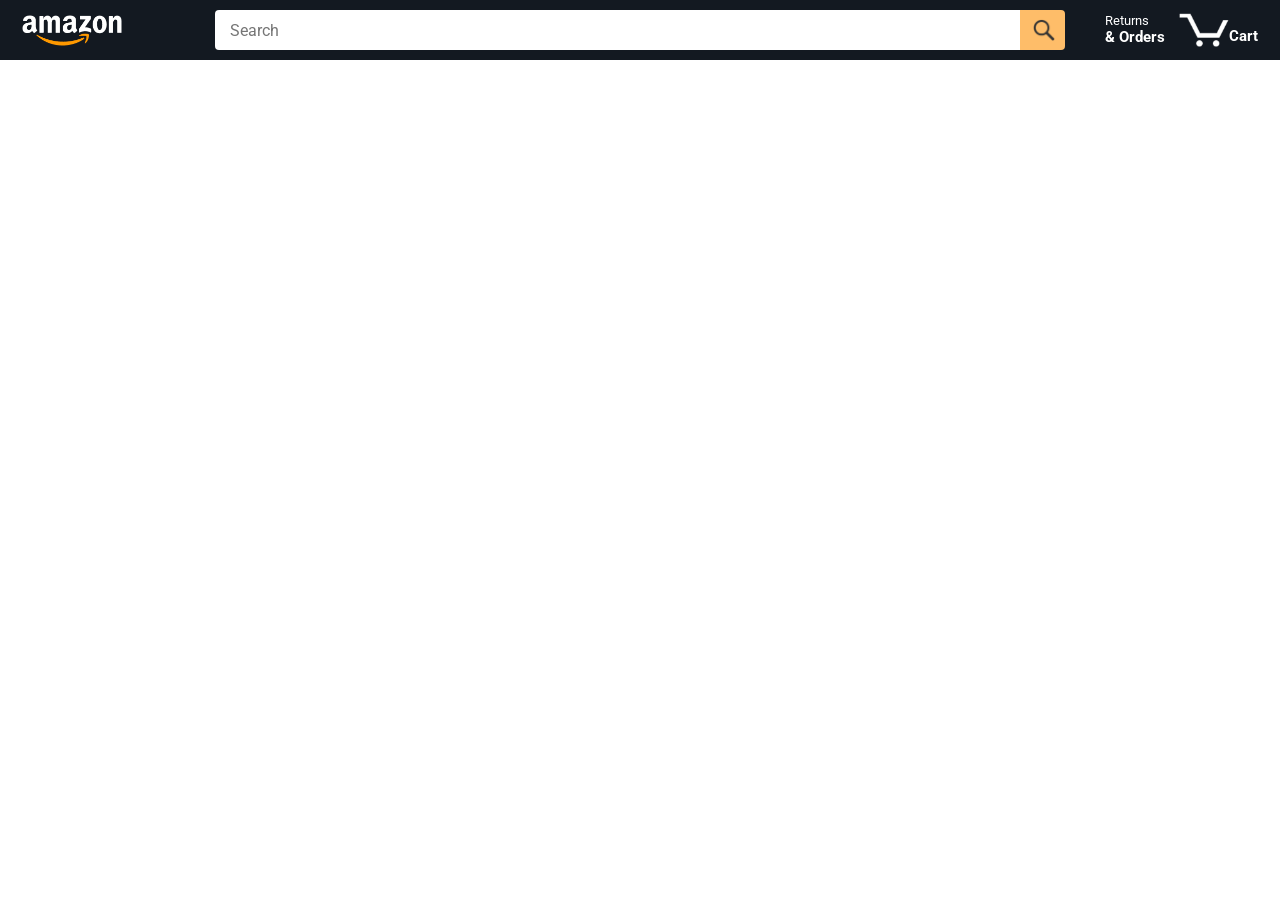
<file: index.html>
<!DOCTYPE html>
<html>

<head>
  <title>Amazon Clone - Portfolio Project</title>

  <!-- This code is needed for responsive design to work.
      (Responsive design = make the website look good on
      smaller screen sizes like a phone or a tablet). -->
  <meta name="viewport" content="width=device-width, initial-scale=1">

  <!-- Load a font called Roboto from Google Fonts. -->
  <link rel="preconnect" href="https://fonts.googleapis.com">
  <link rel="preconnect" href="https://fonts.gstatic.com" crossorigin>
  <link href="https://fonts.googleapis.com/css2?family=Roboto:wght@400;500;700&display=swap" rel="stylesheet">

  <!-- Here are the CSS files for this page. -->
  <link rel="stylesheet" href="styles/shared/general.css">
  <link rel="stylesheet" href="styles/shared/amazon-header.css">
  <link rel="stylesheet" href="styles/pages/amazon.css">
</head>

<body>
  <div class="amazon-header">
    <div class="amazon-header-left-section">
      <a href="index.html" class="header-link">
        <img class="amazon-logo" src="images/amazon-logo-white.png">
        <img class="amazon-mobile-logo" src="images/amazon-mobile-logo-white.png">
      </a>
    </div>

    <div class="amazon-header-middle-section">
      <input class="search-bar" type="text" placeholder="Search">

      <button class="search-button">
        <img class="search-icon" src="images/icons/search-icon.png">
      </button>
    </div>

    <div class="amazon-header-right-section">
      <a class="orders-link header-link" href="orders.html">
        <span class="returns-text">Returns</span>
        <span class="orders-text">& Orders</span>
      </a>

      <a class="cart-link header-link" href="checkout.html">
        <img class="cart-icon" src="images/icons/cart-icon.png">
        <div class="cart-quantity js-cart-quantity"></div>
        <div class="cart-text">Cart</div>
      </a>
    </div>
  </div>

  <div class="main">
    <div class="products-grid js-products-grid"></div>
  </div>

  <script type="module" src="scripts/amazon.js"></script>
</body>

</html>
</file>
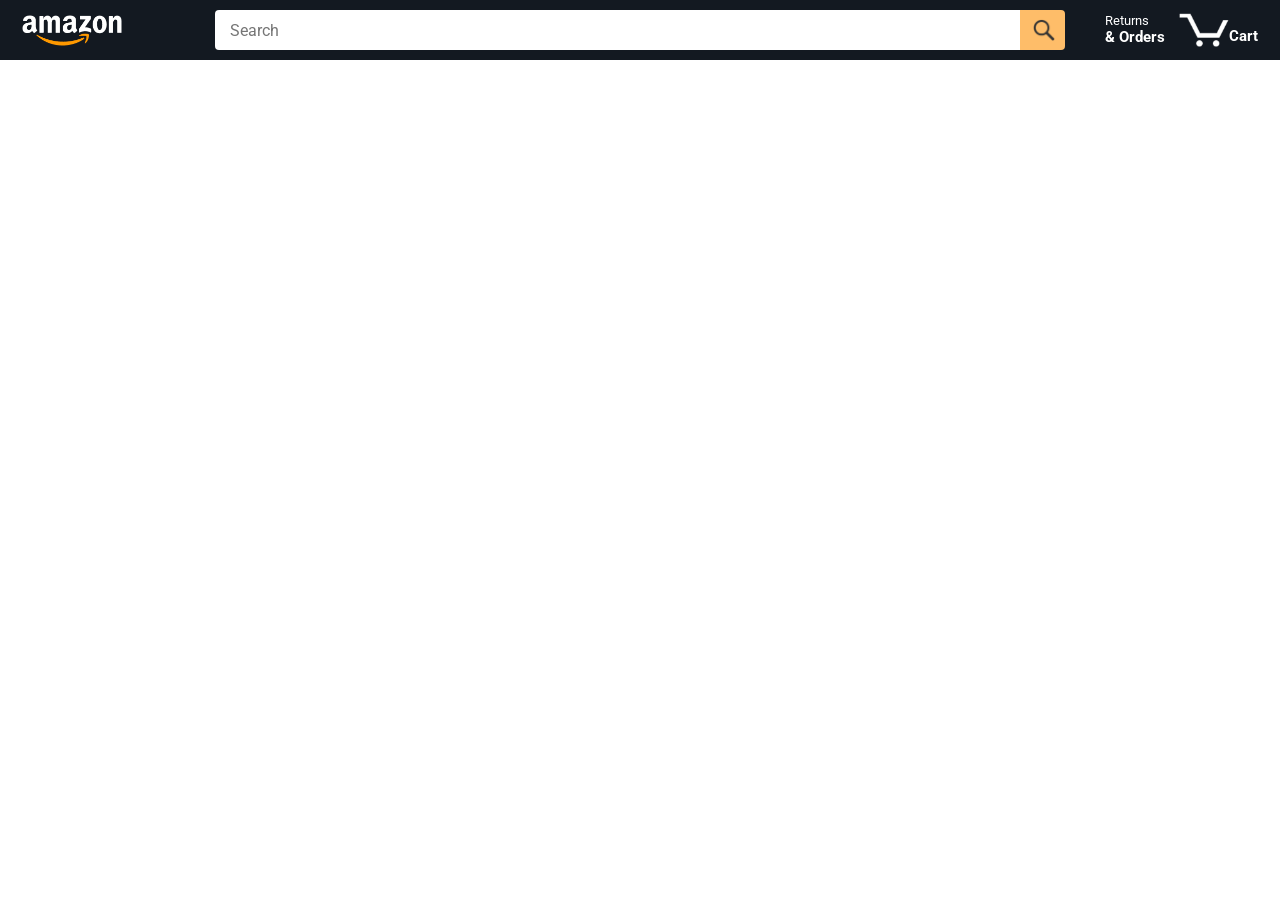
<file: amazon.html>
<!DOCTYPE html>
<html>

<head>
  <title>Amazon Project</title>

  <!-- This code is needed for responsive design to work.
      (Responsive design = make the website look good on
      smaller screen sizes like a phone or a tablet). -->
  <meta name="viewport" content="width=device-width, initial-scale=1">

  <!-- Load a font called Roboto from Google Fonts. -->
  <link rel="preconnect" href="https://fonts.googleapis.com">
  <link rel="preconnect" href="https://fonts.gstatic.com" crossorigin>
  <link href="https://fonts.googleapis.com/css2?family=Roboto:wght@400;500;700&display=swap" rel="stylesheet">

  <!-- Here are the CSS files for this page. -->
  <link rel="stylesheet" href="styles/shared/general.css">
  <link rel="stylesheet" href="styles/shared/amazon-header.css">
  <link rel="stylesheet" href="styles/pages/amazon.css">
</head>

<body>
  <div class="amazon-header">
    <div class="amazon-header-left-section">
      <a href="amazon.html" class="header-link">
        <img class="amazon-logo" src="images/amazon-logo-white.png">
        <img class="amazon-mobile-logo" src="images/amazon-mobile-logo-white.png">
      </a>
    </div>

    <div class="amazon-header-middle-section">
      <input class="search-bar" type="text" placeholder="Search">

      <button class="search-button">
        <img class="search-icon" src="images/icons/search-icon.png">
      </button>
    </div>

    <div class="amazon-header-right-section">
      <a class="orders-link header-link" href="orders.html">
        <span class="returns-text">Returns</span>
        <span class="orders-text">& Orders</span>
      </a>

      <a class="cart-link header-link" href="checkout.html">
        <img class="cart-icon" src="images/icons/cart-icon.png">
        <div class="cart-quantity js-cart-quantity"></div>
        <div class="cart-text">Cart</div>
      </a>
    </div>
  </div>

  <div class="main">
    <div class="products-grid js-products-grid"></div>
  </div>

  <script type="module" src="scripts/amazon.js"></script>
</body>

</html>
</file>
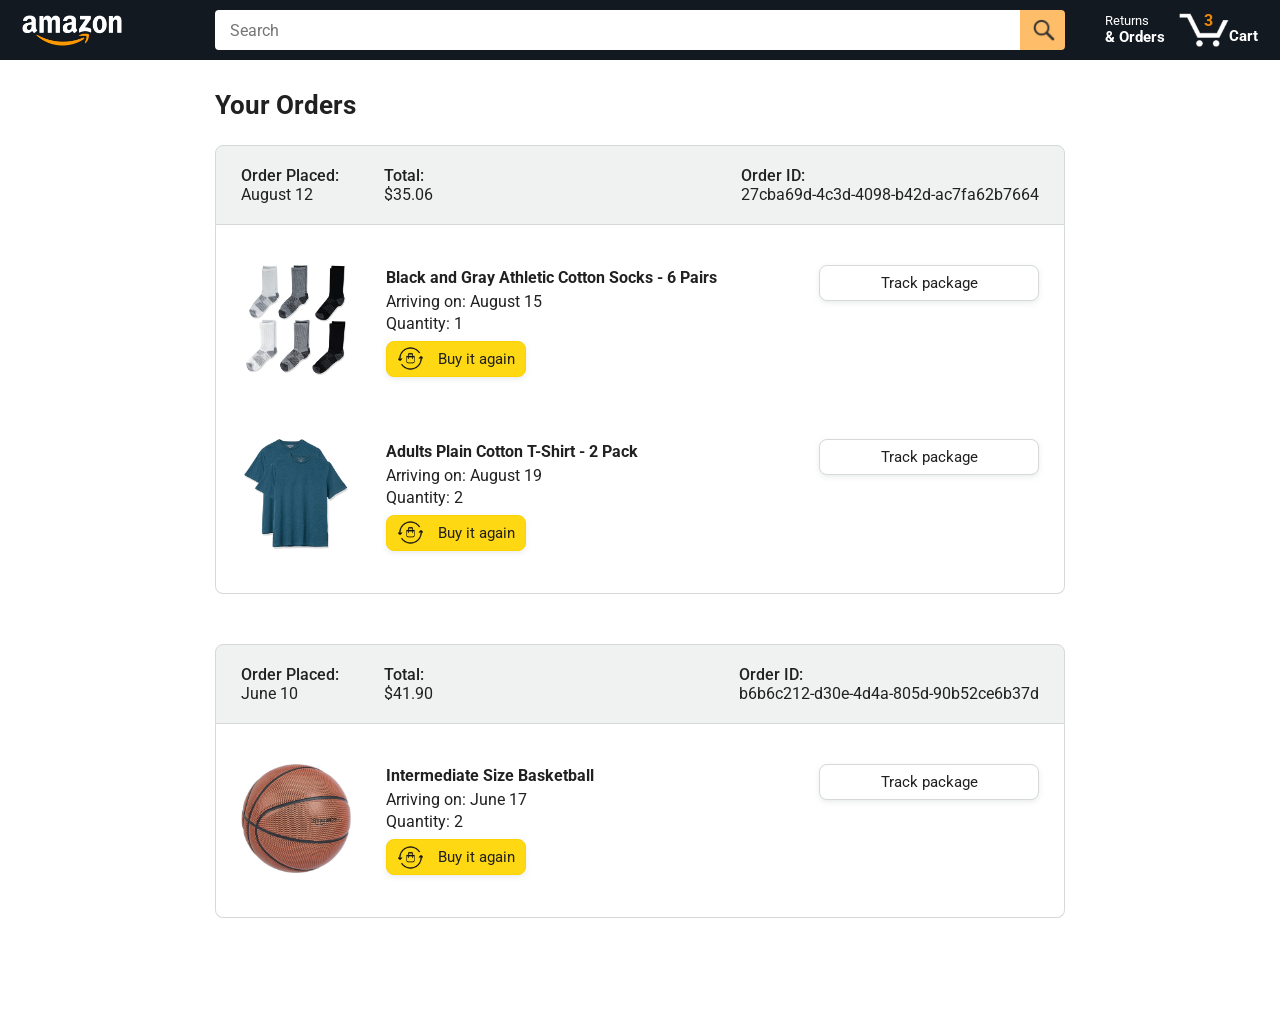
<file: orders.html>
<!DOCTYPE html>
<html>
  <head>
    <title>Orders</title>

    <!-- This code is needed for responsive design to work.
      (Responsive design = make the website look good on
      smaller screen sizes like a phone or a tablet). -->
    <meta name="viewport" content="width=device-width, initial-scale=1">

    <!-- Load a font called Roboto from Google Fonts. -->
    <link rel="preconnect" href="https://fonts.googleapis.com">
    <link rel="preconnect" href="https://fonts.gstatic.com" crossorigin>
    <link href="https://fonts.googleapis.com/css2?family=Roboto:wght@400;500;700&display=swap" rel="stylesheet">

    <!-- Here are the CSS files for this page. -->
    <link rel="stylesheet" href="styles/shared/general.css">
    <link rel="stylesheet" href="styles/shared/amazon-header.css">
    <link rel="stylesheet" href="styles/pages/orders.css">
  </head>
  <body>
    <div class="amazon-header">
      <div class="amazon-header-left-section">
        <a href="index.html" class="header-link">
          <img class="amazon-logo"
            src="images/amazon-logo-white.png">
          <img class="amazon-mobile-logo"
            src="images/amazon-mobile-logo-white.png">
        </a>
      </div>

      <div class="amazon-header-middle-section">
        <input class="search-bar" type="text" placeholder="Search">

        <button class="search-button">
          <img class="search-icon" src="images/icons/search-icon.png">
        </button>
      </div>

      <div class="amazon-header-right-section">
        <a class="orders-link header-link" href="orders.html">
          <span class="returns-text">Returns</span>
          <span class="orders-text">& Orders</span>
        </a>

        <a class="cart-link header-link" href="checkout.html">
          <img class="cart-icon" src="images/icons/cart-icon.png">
          <div class="cart-quantity">3</div>
          <div class="cart-text">Cart</div>
        </a>
      </div>
    </div>

    <div class="main">
      <div class="page-title">Your Orders</div>

      <div class="orders-grid">
        <div class="order-container">
          
          <div class="order-header">
            <div class="order-header-left-section">
              <div class="order-date">
                <div class="order-header-label">Order Placed:</div>
                <div>August 12</div>
              </div>
              <div class="order-total">
                <div class="order-header-label">Total:</div>
                <div>$35.06</div>
              </div>
            </div>

            <div class="order-header-right-section">
              <div class="order-header-label">Order ID:</div>
              <div>27cba69d-4c3d-4098-b42d-ac7fa62b7664</div>
            </div>
          </div>

          <div class="order-details-grid">
            <div class="product-image-container">
              <img src="images/products/athletic-cotton-socks-6-pairs.jpg">
            </div>

            <div class="product-details">
              <div class="product-name">
                Black and Gray Athletic Cotton Socks - 6 Pairs
              </div>
              <div class="product-delivery-date">
                Arriving on: August 15
              </div>
              <div class="product-quantity">
                Quantity: 1
              </div>
              <button class="buy-again-button button-primary">
                <img class="buy-again-icon" src="images/icons/buy-again.png">
                <span class="buy-again-message">Buy it again</span>
              </button>
            </div>

            <div class="product-actions">
              <a href="tracking.html?orderId=123&productId=456">
                <button class="track-package-button button-secondary">
                  Track package
                </button>
              </a>
            </div>

            <div class="product-image-container">
              <img src="images/products/adults-plain-cotton-tshirt-2-pack-teal.jpg">
            </div>

            <div class="product-details">
              <div class="product-name">
                Adults Plain Cotton T-Shirt - 2 Pack
              </div>
              <div class="product-delivery-date">
                Arriving on: August 19
              </div>
              <div class="product-quantity">
                Quantity: 2
              </div>
              <button class="buy-again-button button-primary">
                <img class="buy-again-icon" src="images/icons/buy-again.png">
                <span class="buy-again-message">Buy it again</span>
              </button>
            </div>

            <div class="product-actions">
              <a href="tracking.html">
                <button class="track-package-button button-secondary">
                  Track package
                </button>
              </a>
            </div>
          </div>
        </div>

        <div class="order-container">

          <div class="order-header">
            <div class="order-header-left-section">
              <div class="order-date">
                <div class="order-header-label">Order Placed:</div>
                <div>June 10</div>
              </div>
              <div class="order-total">
                <div class="order-header-label">Total:</div>
                <div>$41.90</div>
              </div>
            </div>

            <div class="order-header-right-section">
              <div class="order-header-label">Order ID:</div>
              <div>b6b6c212-d30e-4d4a-805d-90b52ce6b37d</div>
            </div>
          </div>

          <div class="order-details-grid">
            <div class="product-image-container">
              <img src="images/products/intermediate-composite-basketball.jpg">
            </div>

            <div class="product-details">
              <div class="product-name">
                Intermediate Size Basketball
              </div>
              <div class="product-delivery-date">
                Arriving on: June 17
              </div>
              <div class="product-quantity">
                Quantity: 2
              </div>
              <button class="buy-again-button button-primary">
                <img class="buy-again-icon" src="images/icons/buy-again.png">
                <span class="buy-again-message">Buy it again</span>
              </button>
            </div>

            <div class="product-actions">
              <a href="tracking.html">
                <button class="track-package-button button-secondary">
                  Track package
                </button>
              </a>
            </div>
          </div>
        </div>
      </div>
    </div>
  </body>
</html>
</file>
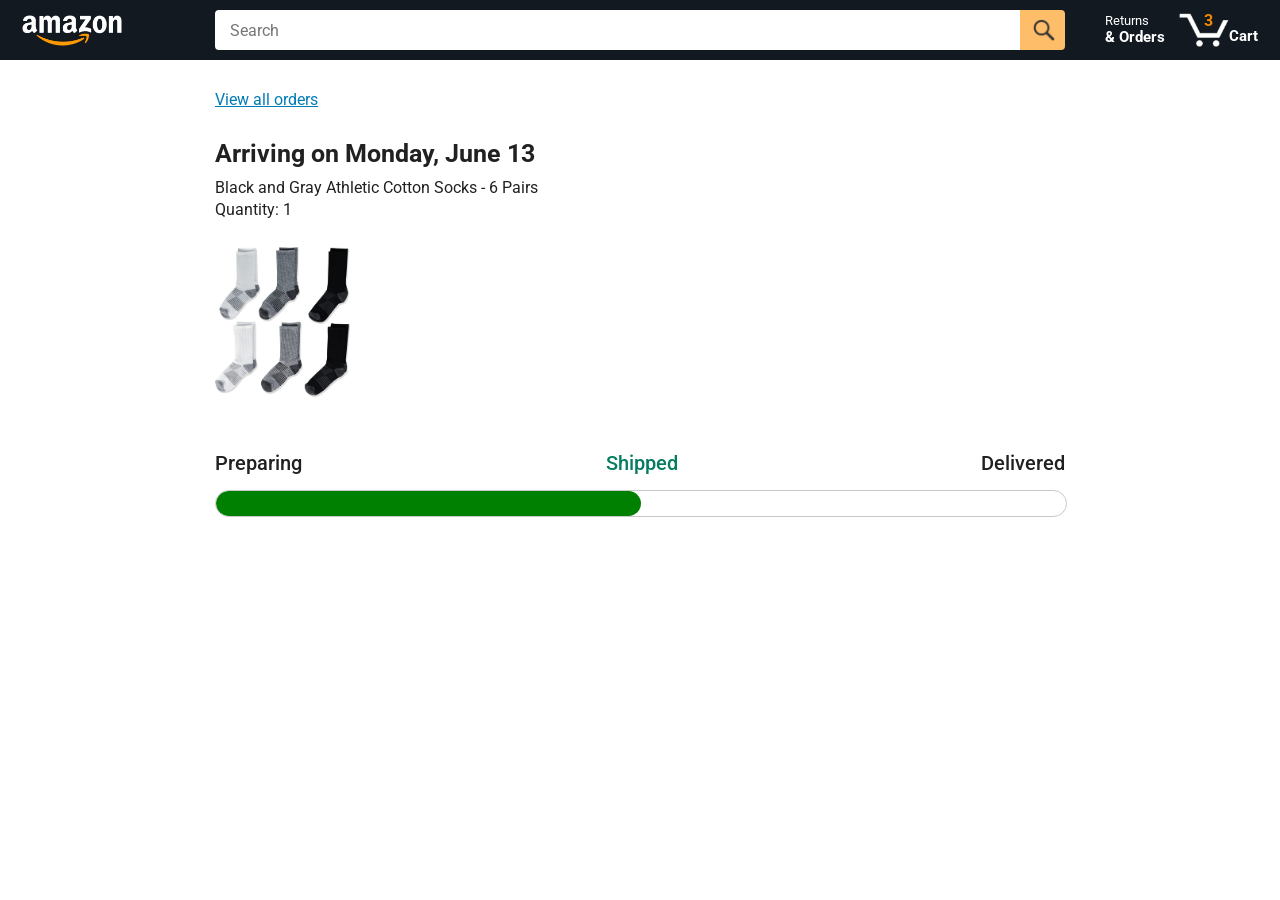
<file: tracking.html>
<!DOCTYPE html>
<html>
  <head>
    <title>Tracking</title>

    <!-- This code is needed for responsive design to work.
      (Responsive design = make the website look good on
      smaller screen sizes like a phone or a tablet). -->
    <meta name="viewport" content="width=device-width, initial-scale=1">

    <!-- Load a font called Roboto from Google Fonts. -->
    <link rel="preconnect" href="https://fonts.googleapis.com">
    <link rel="preconnect" href="https://fonts.gstatic.com" crossorigin>
    <link href="https://fonts.googleapis.com/css2?family=Roboto:wght@400;500;700&display=swap" rel="stylesheet">

    <!-- Here are the CSS files for this page. -->
    <link rel="stylesheet" href="styles/shared/general.css">
    <link rel="stylesheet" href="styles/shared/amazon-header.css">
    <link rel="stylesheet" href="styles/pages/tracking.css">
  </head>
  <body>
    <div class="amazon-header">
      <div class="amazon-header-left-section">
        <a href="index.html" class="header-link">
          <img class="amazon-logo"
            src="images/amazon-logo-white.png">
          <img class="amazon-mobile-logo"
            src="images/amazon-mobile-logo-white.png">
        </a>
      </div>

      <div class="amazon-header-middle-section">
        <input class="search-bar" type="text" placeholder="Search">

        <button class="search-button">
          <img class="search-icon" src="images/icons/search-icon.png">
        </button>
      </div>

      <div class="amazon-header-right-section">
        <a class="orders-link header-link" href="orders.html">
          <span class="returns-text">Returns</span>
          <span class="orders-text">& Orders</span>
        </a>

        <a class="cart-link header-link" href="checkout.html">
          <img class="cart-icon" src="images/icons/cart-icon.png">
          <div class="cart-quantity">3</div>
          <div class="cart-text">Cart</div>
        </a>
      </div>
    </div>

    <div class="main">
      <div class="order-tracking">
        <a class="back-to-orders-link link-primary" href="orders.html">
          View all orders
        </a>

        <div class="delivery-date">
          Arriving on Monday, June 13
        </div>

        <div class="product-info">
          Black and Gray Athletic Cotton Socks - 6 Pairs
        </div>

        <div class="product-info">
          Quantity: 1
        </div>

        <img class="product-image" src="images/products/athletic-cotton-socks-6-pairs.jpg">

        <div class="progress-labels-container">
          <div class="progress-label">
            Preparing
          </div>
          <div class="progress-label current-status">
            Shipped
          </div>
          <div class="progress-label">
            Delivered
          </div>
        </div>

        <div class="progress-bar-container">
          <div class="progress-bar"></div>
        </div>
      </div>
    </div>

    <script>
      const url = new URL(window.location.href);
      console.log(url.searchParams.get('orderId'));
      console.log(url.searchParams.get('productId'));
    </script>
  </body>
</html>
</file>
<file: styles/shared/general.css>
body {
  font-family: Roboto, Arial;
  color: rgb(33, 33, 33);
  /* The <body> element has a default margin of 8px
     on all sides. This removes the default margins. */
  margin: 0;
}

/* <p> elements have a default margin on the top
   and bottom. This removes the default margins. */
p {
  margin: 0;
}

button {
  cursor: pointer;
}

select {
  cursor: pointer;
}

input, select, button {
  font-family: Roboto, Arial;
}

.button-primary {
  color: rgb(33, 33, 33);
  background-color: rgb(255, 216, 20);
  border: 1px solid rgb(252, 210, 0);
  border-radius: 8px;
  cursor: pointer;
  box-shadow: 0 2px 5px rgba(213, 217, 217, 0.5);
}

.button-primary:hover {
  background-color: rgb(247, 202, 0);
  border: 1px solid rgb(242, 194, 0);
}

.button-primary:active {
  background: rgb(255, 216, 20);
  border-color: rgb(252, 210, 0);
  box-shadow: none;
}

.button-secondary {
  color: rgb(33, 33, 33);
  background: white;
  border: 1px solid rgb(213, 217, 217);
  border-radius: 8px;
  cursor: pointer;
  box-shadow: 0 2px 5px rgba(213, 217, 217, 0.5);
}

.button-secondary:hover {
  background-color: rgb(247, 250, 250);
}

.button-secondary:active {
  background-color: rgb(237, 253, 255);
  box-shadow: none;
}

/* These styles will limit text to 2 lines. Anything
   beyond 2 lines will be replaced with "..."
   You can find this code by using an A.I. tool or by
   searching in Google.
   https://css-tricks.com/almanac/properties/l/line-clamp/ */
.limit-text-to-2-lines {
  display: -webkit-box;
  -webkit-line-clamp: 2;
  -webkit-box-orient: vertical;
  overflow: hidden;
}

.link-primary {
  color: rgb(1, 124, 182);
  cursor: pointer;
}

.link-primary:hover {
  color: rgb(196, 80, 0);
}

/* Styles for dropdown selectors. */
select {
  color: rgb(33, 33, 33);
  background-color: rgb(240, 240, 240);
  border: 1px solid rgb(213, 217, 217);
  border-radius: 8px;
  padding: 3px 5px;
  font-size: 15px;
  cursor: pointer;
  box-shadow: 0 2px 5px rgba(213, 217, 217, 0.5);
}

select:focus,
input:focus {
  outline: 2px solid rgb(255, 153, 0);
}
</file>
<file: styles/shared/amazon-header.css>
.amazon-header {
  background-color: rgb(19, 25, 33);
  color: white;
  padding-left: 15px;
  padding-right: 15px;

  display: flex;
  align-items: center;
  justify-content: space-between;

  position: fixed;
  top: 0;
  left: 0;
  right: 0;
  height: 60px;
}

.amazon-header-left-section {
  width: 180px;
}

@media (max-width: 800px) {
  .amazon-header-left-section {
    width: unset;
  }
}

.header-link {
  display: inline-block;
  padding: 6px;
  border-radius: 2px;
  cursor: pointer;
  text-decoration: none;
  border: 1px solid rgba(0, 0, 0, 0);
}

.header-link:hover {
  border: 1px solid white;
}

.amazon-logo {
  width: 100px;
  margin-top: 5px;
}

.amazon-mobile-logo {
  display: none;
}

@media (max-width: 575px) {
  .amazon-logo {
    display: none;
  }

  .amazon-mobile-logo {
    display: block;
    height: 35px;
    margin-top: 5px;
  }
}

.amazon-header-middle-section {
  flex: 1;
  max-width: 850px;
  margin-left: 10px;
  margin-right: 10px;
  display: flex;
}

.search-bar {
  flex: 1;
  width: 0;
  font-size: 16px;
  height: 38px;
  padding-left: 15px;
  border: none;
  border-top-left-radius: 4px;
  border-bottom-left-radius: 4px;
  border-top-right-radius: 0;
  border-bottom-right-radius: 0;
}

.search-button {
  background-color: rgb(254, 189, 105);
  border: none;
  width: 45px;
  height: 40px;
  border-top-right-radius: 4px;
  border-bottom-right-radius: 4px;
  flex-shrink: 0;
}

.search-icon {
  height: 22px;
  margin-left: 2px;
  margin-top: 3px;
}

.amazon-header-right-section {
  width: 180px;
  flex-shrink: 0;
  display: flex;
  justify-content: end;
}

.orders-link {
  color: white;
}

.returns-text {
  display: block;
  font-size: 13px;
}

.orders-text {
  display: block;
  font-size: 15px;
  font-weight: 700;
}

.cart-link {
  color: white;
  display: flex;
  align-items: center;
  position: relative;
}

.cart-icon {
  width: 50px;
}

.cart-text {
  margin-top: 12px;
  font-size: 15px;
  font-weight: 700;
}

.cart-quantity {
  color: rgb(240, 136, 4);
  font-size: 16px;
  font-weight: 700;

  position: absolute;
  top: 4px;
  left: 22px;
  
  width: 26px;
  text-align: center;
}
</file>
<file: styles/pages/amazon.css>
.main {
  margin-top: 60px;
}

.products-grid {
  display: grid;

  /* - In CSS Grid, 1fr means a column will take up the
       remaining space in the grid.
     - If we write 1fr 1fr ... 1fr; 8 times, this will
       divide the grid into 8 columns, each taking up an
       equal amount of the space.
     - repeat(8, 1fr); is a shortcut for repeating "1fr"
       8 times (instead of typing out "1fr" 8 times).
       repeat(...) is a special property that works with
       display: grid; */
  grid-template-columns: repeat(8, 1fr);
}

/* @media is used to create responsive design (making the
   website look good on any screen size). This @media
   means when the screen width is 2000px or less, we
   will divide the grid into 7 columns instead of 8. */
@media (max-width: 2000px) {
  .products-grid {
    grid-template-columns: repeat(7, 1fr);
  }
}

/* This @media means when the screen width is 1600px or
   less, we will divide the grid into 6 columns. */
@media (max-width: 1600px) {
  .products-grid {
    grid-template-columns: repeat(6, 1fr);
  }
}

@media (max-width: 1300px) {
  .products-grid {
    grid-template-columns: repeat(5, 1fr);
  }
}

@media (max-width: 1000px) {
  .products-grid {
    grid-template-columns: repeat(4, 1fr);
  }
}

@media (max-width: 800px) {
  .products-grid {
    grid-template-columns: repeat(3, 1fr);
  }
}

@media (max-width: 575px) {
  .products-grid {
    grid-template-columns: repeat(2, 1fr);
  }
}

@media (max-width: 450px) {
  .products-grid {
    grid-template-columns: 1fr;
  }
}

.product-container {
  padding-top: 40px;
  padding-bottom: 25px;
  padding-left: 25px;
  padding-right: 25px;

  border-right: 1px solid rgb(231, 231, 231);
  border-bottom: 1px solid rgb(231, 231, 231);

  display: flex;
  flex-direction: column;
}

.product-image-container {
  display: flex;
  justify-content: center;
  align-items: center;

  height: 180px;
  margin-bottom: 20px;
}

.product-image {
  /* Images will overflow their container by default. To
    prevent this, we set max-width and max-height to 100%
    so they stay inside their container. */
  max-width: 100%;
  max-height: 100%;
}

.product-name {
  height: 40px;
  margin-bottom: 5px;
}

.product-rating-container {
  display: flex;
  align-items: center;
  margin-bottom: 10px;
}

.product-rating-stars {
  width: 100px;
  margin-right: 6px;
}

.product-rating-count {
  color: rgb(1, 124, 182);
  cursor: pointer;
  margin-top: 3px;
}

.product-price {
  font-weight: 700;
  margin-bottom: 10px;
}

.product-quantity-container {
  margin-bottom: 17px;
}

.product-spacer {
  flex: 1;
}

.added-to-cart {
  color: rgb(6, 125, 98);
  font-size: 16px;

  display: flex;
  align-items: center;
  margin-bottom: 8px;

  /* At first, the "Added to cart" message will
     be invisible. Use JavaScript to change the
     opacity and make it visible. */
  opacity: 0;
}

.is-added-to-cart {
  opacity: 1;
}

.added-to-cart img {
  height: 20px;
  margin-right: 5px;
}

.add-to-cart-button {
  width: 100%;
  padding: 8px;
  border-radius: 50px;
}
</file>
<file: styles/pages/orders.css>
.main {
  max-width: 850px;
  margin-top: 90px;
  margin-bottom: 100px;
  padding-left: 20px;
  padding-right: 20px;

  /* margin-left: auto;
     margin-right auto;
     Is a trick for centering an element horizontally
     without needing a container. */
  margin-left: auto;
  margin-right: auto;
}

.page-title {
  font-weight: 700;
  font-size: 26px;
  margin-bottom: 25px;
}

.orders-grid {
  display: grid;
  grid-template-columns: 1fr;
  row-gap: 50px;
}

.order-header {
  background-color: rgb(240, 242, 242);
  border: 1px solid rgb(213, 217, 217);

  display: flex;
  align-items: center;
  justify-content: space-between;

  padding: 20px 25px;
  border-top-left-radius: 8px;
  border-top-right-radius: 8px;
}

.order-header-left-section {
  display: flex;
  flex-shrink: 0;
}

.order-header-label {
  font-weight: 500;
}

.order-date,
.order-total {
  margin-right: 45px;
}

.order-header-right-section {
  flex-shrink: 1;
}

@media (max-width: 575px) {
  .order-header {
    flex-direction: column;
    align-items: start;
    line-height: 23px;
    padding: 15px;
  }

  .order-header-left-section {
    flex-direction: column;
  }

  .order-header-label {
    margin-right: 5px;
  }

  .order-date,
  .order-total {
    display: grid;
    grid-template-columns: auto 1fr;
    margin-right: 0;
  }

  .order-header-right-section {
    display: grid;
    grid-template-columns: auto 1fr;
  }
}

.order-details-grid {
  padding: 40px 25px;
  border: 1px solid rgb(213, 217, 217);
  border-top: none;
  border-bottom-left-radius: 8px;
  border-bottom-right-radius: 8px;

  display: grid;
  grid-template-columns: 110px 1fr 220px;
  column-gap: 35px;
  row-gap: 60px;
  align-items: center;
}

@media (max-width: 800px) {
  .order-details-grid {
    grid-template-columns: 110px 1fr;
    row-gap: 0;
    padding-bottom: 8px;
  }
}

@media (max-width: 450px) {
  .order-details-grid {
    grid-template-columns: 1fr;
  }
}

.product-image-container {
  text-align: center;
}

.product-image-container img {
  max-width: 110px;
  max-height: 110px;
}

.product-name {
  font-weight: 700;
  margin-bottom: 5px;
}

.product-delivery-date {
  margin-bottom: 3px;
}

.product-quantity {
  margin-bottom: 8px;
}

.buy-again-button {
  font-size: 15px;
  width: 140px;
  height: 36px;
  border-radius: 8px;

  display: flex;
  align-items: center;
  justify-content: center;
}

.buy-again-icon {
  width: 25px;
  margin-right: 15px;
}

.product-actions {
  align-self: start;
}

.track-package-button {
  width: 100%;
  font-size: 15px;
  padding: 8px;
}

@media (max-width: 800px) {
  .buy-again-button {
    margin-bottom: 10px;
  }

  .product-actions {
    /* grid-column: 2 means this element will be placed
       in column 2 in the grid. (Normally, the column that
       an element is placed in is determined by the order
       of the elements in the HTML. grid-column overrides
       this default ordering). */
    grid-column: 2;
    margin-bottom: 30px;
  }

  .track-package-button {
    width: 140px;
  }
}

@media (max-width: 450px) {
  .product-image-container {
    text-align: center;
    margin-bottom: 25px;
  }

  .product-image-container img {
    max-width: 150px;
    max-height: 150px;
  }

  .product-name {
    margin-bottom: 10px;
  }

  .product-quantity {
    margin-bottom: 15px;
  }

  .buy-again-button {
    width: 100%;
    margin-bottom: 15px;
  }

  .product-actions {
    /* grid-column: auto; undos grid-column: 2; from above.
       This element will now be placed in its normal column
       in the grid. */
    grid-column: auto;
    margin-bottom: 70px;
  }

  .track-package-button {
    width: 100%;
    padding: 12px;
  }
}
</file>
<file: styles/pages/tracking.css>
.main {
  max-width: 850px;
  margin-top: 90px;
  margin-bottom: 100px;
  padding-left: 30px;
  padding-right: 30px;

  /* margin-left: auto;
     margin-right auto;
     Is a trick for centering an element horizontally
     without needing a container. */
  margin-left: auto;
  margin-right: auto;
}

.back-to-orders-link {
  display: inline-block;
  margin-bottom: 30px;
}

.delivery-date {
  font-size: 25px;
  font-weight: 700;
  margin-bottom: 10px;
}

.product-info {
  margin-bottom: 3px;
}

.product-image {
  max-width: 150px;
  max-height: 150px;
  margin-top: 25px;
  margin-bottom: 50px;
}

.progress-labels-container {
  display: flex;
  justify-content: space-between;
  font-size: 20px;
  font-weight: 500;
  margin-bottom: 15px;
}

.current-status {
  color: rgb(6, 125, 98);
}

@media (max-width: 575px) {
  .progress-labels-container {
    font-size: 16px;
  }
}

@media (max-width: 450px) {
  .progress-labels-container {
    flex-direction: column;
    margin-bottom: 5px;
  }

  .progress-label {
    margin-bottom: 3px;
  }
}

.progress-bar-container {
  height: 25px;
  width: 100%;

  border: 1px solid rgb(200, 200, 200);
  border-radius: 50px;
  overflow: hidden;
}

.progress-bar {
  height: 100%;
  background-color: green;
  border-radius: 50px;
  width: 50%;
}
</file>
